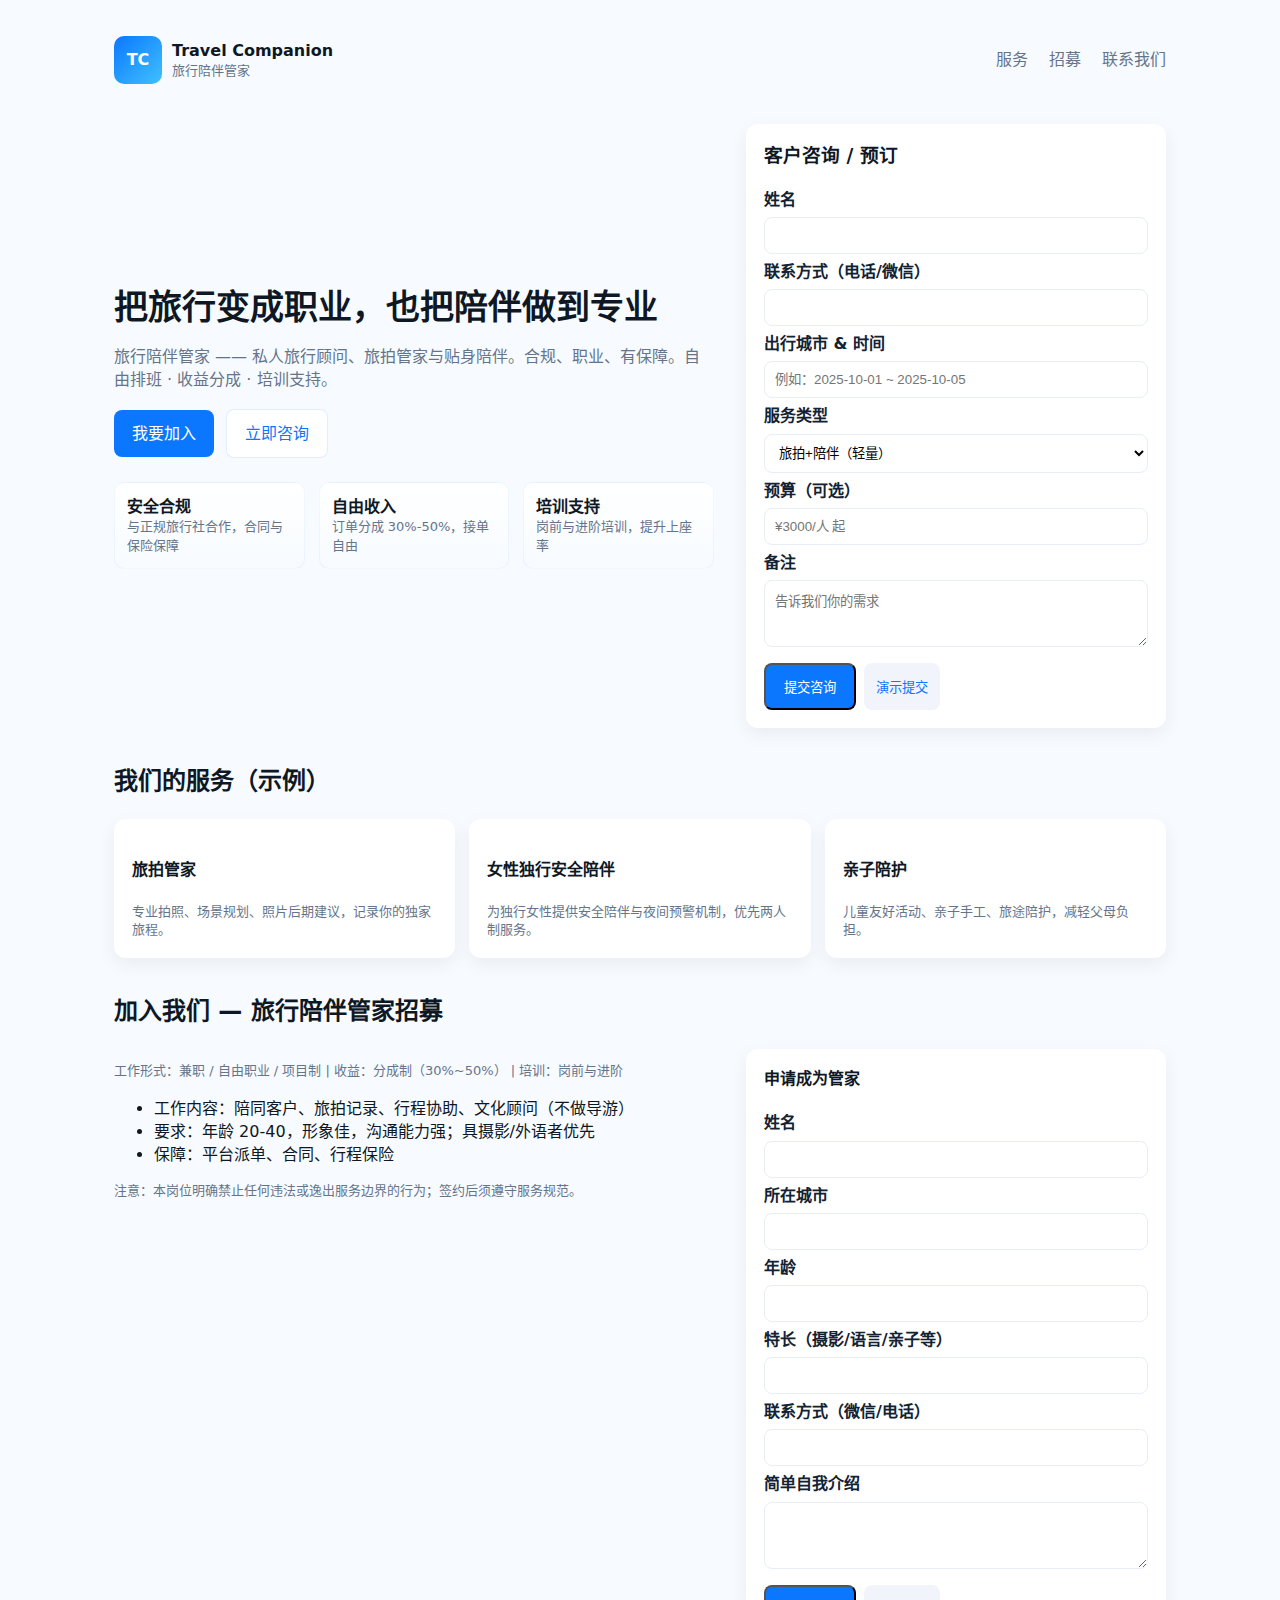
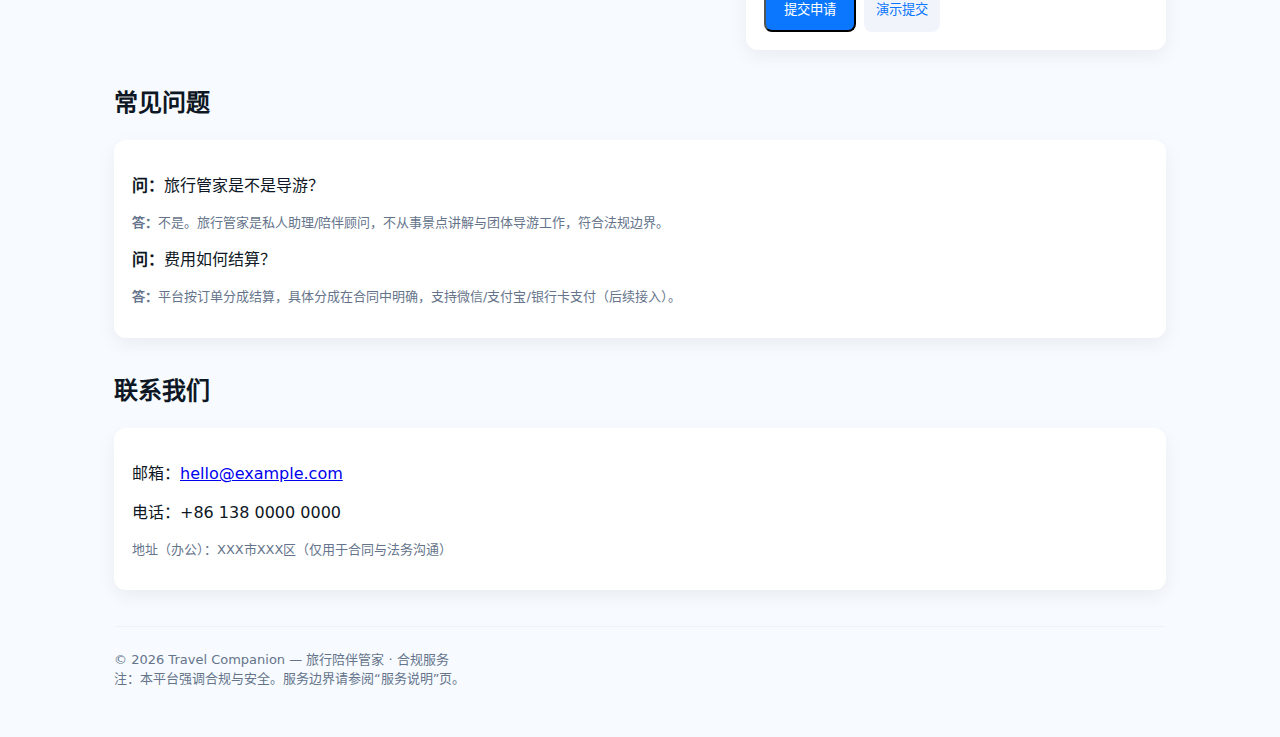
<file: index.html>
<!doctype html>
<html lang="zh-CN">
<head>
<meta charset="utf-8" />
<meta name="viewport" content="width=device-width,initial-scale=1" />
<title>Travel Companion — 旅行陪伴管家招募 & 预约</title>
<meta name="description" content="旅行陪伴管家 — 私人旅行顾问与陪伴服务。合规、专业、安全。加入我们或立即咨询预订。" />
<link rel="icon" href="data:;base64,iVBORw0KGgo=" />
<style>
  :root{--bg:#f7fbff;--accent:#0b77ff;--muted:#65748b;--card:#ffffff;--success:#0DBA7A;}
  *{box-sizing:border-box}body{font-family: system-ui,-apple-system, "PingFang SC","Hiragino Sans GB", "Microsoft YaHei", Arial; margin:0; background:var(--bg); color:#0e1724; line-height:1.45}
  .container{max-width:1100px;margin:0 auto;padding:24px;}
  header{display:flex;align-items:center;justify-content:space-between;padding:12px 0}
  .logo{display:flex;align-items:center;gap:10px}
  .logo .mark{width:48px;height:48px;background:linear-gradient(135deg,#0b77ff,#3fc1ff);border-radius:10px;color:#fff;display:flex;align-items:center;justify-content:center;font-weight:700}
  .nav a{margin-left:16px;color:var(--muted);text-decoration:none}
  .hero{display:grid;grid-template-columns:1fr 420px;gap:32px;align-items:center;margin-top:28px}
  .hero h1{font-size:34px;margin:0 0 12px}
  .hero p{color:var(--muted);margin:0 0 18px}
  .btn{background:var(--accent);color:#fff;padding:12px 18px;border-radius:8px;text-decoration:none;display:inline-block}
  .card{background:var(--card);padding:18px;border-radius:12px;box-shadow:0 6px 18px rgba(15,23,42,0.06)}
  .features{display:flex;gap:14px;margin-top:24px}
  .feature{flex:1;padding:12px;border-radius:10px;background:linear-gradient(180deg,#fff,#f7fbff);border:1px solid rgba(11,119,255,0.06)}
  .grid3{display:grid;grid-template-columns:repeat(3,1fr);gap:14px;margin-top:18px}
  .section{margin-top:36px}
  form label{display:block;font-weight:600;margin:6px 0 6px;color:#123}
  input,textarea,select{width:100%;padding:10px;border-radius:8px;border:1px solid #e6eef8;background:#fff;outline:none}
  .small{font-size:13px;color:var(--muted)}
  footer{margin-top:36px;padding:24px 0;color:var(--muted);font-size:13px;border-top:1px solid rgba(0,0,0,0.03)}
  @media(max-width:900px){.hero{grid-template-columns:1fr;}.grid3{grid-template-columns:1fr}}
  .success{background:var(--success);color:#fff;padding:10px;border-radius:8px;margin-top:12px;text-align:center}
</style>
</head>
<body>
<div class="container">
  <header>
    <div class="logo">
      <div class="mark">TC</div>
      <div><strong>Travel Companion</strong><div class="small">旅行陪伴管家</div></div>
    </div>
    <nav class="nav">
      <a href="#services">服务</a>
      <a href="#apply">招募</a>
      <a href="#contact">联系我们</a>
    </nav>
  </header>

  <main>
    <section class="hero">
      <div>
        <h1>把旅行变成职业，也把陪伴做到专业</h1>
        <p>旅行陪伴管家 —— 私人旅行顾问、旅拍管家与贴身陪伴。合规、职业、有保障。自由排班 · 收益分成 · 培训支持。</p>
        <div style="display:flex;gap:12px;align-items:center">
          <a class="btn" href="#apply">我要加入</a>
          <a class="btn" style="background:#fff;color:var(--accent);border:1px solid rgba(11,119,255,0.12" href="#book">立即咨询</a>
        </div>

        <div class="features">
          <div class="feature">
            <strong>安全合规</strong>
            <div class="small">与正规旅行社合作，合同与保险保障</div>
          </div>
          <div class="feature">
            <strong>自由收入</strong>
            <div class="small">订单分成 30%-50%，接单自由</div>
          </div>
          <div class="feature">
            <strong>培训支持</strong>
            <div class="small">岗前与进阶培训，提升上座率</div>
          </div>
        </div>
      </div>

      <div class="card" id="book">
        <h3 style="margin-top:0">客户咨询 / 预订</h3>
        <form id="bookForm" action="https://formspree.io/f/{your-id}" method="POST">
          <label>姓名</label><input name="name" required />
          <label>联系方式（电话/微信）</label><input name="contact" required />
          <label>出行城市 & 时间</label><input name="when" placeholder="例如：2025-10-01 ~ 2025-10-05" />
          <label>服务类型</label>
          <select name="service">
            <option>旅拍+陪伴（轻量）</option>
            <option>亲子陪护+代拍</option>
            <option>女性独行安全陪伴</option>
            <option>定制高端管家服务</option>
          </select>
          <label>预算（可选）</label><input name="budget" placeholder="¥3000/人 起" />
          <label>备注</label><textarea name="note" rows="3" placeholder="告诉我们你的需求"></textarea>
          <div style="display:flex;gap:8px;margin-top:10px">
            <button class="btn" type="submit">提交咨询</button>
            <button type="button" id="demoBtn" style="background:#f1f5fb;color:var(--accent);border-radius:8px;padding:10px 12px;border:none">演示提交</button>
          </div>
          <div id="bookMsg" style="display:none" class="success">提交成功！我们会在24小时内联系你。</div>
        </form>
      </div>
    </section>

    <section id="services" class="section">
      <h2>我们的服务（示例）</h2>
      <div class="grid3">
        <div class="card">
          <h4>旅拍管家</h4>
          <div class="small">专业拍照、场景规划、照片后期建议，记录你的独家旅程。</div>
        </div>
        <div class="card">
          <h4>女性独行安全陪伴</h4>
          <div class="small">为独行女性提供安全陪伴与夜间预警机制，优先两人制服务。</div>
        </div>
        <div class="card">
          <h4>亲子陪护</h4>
          <div class="small">儿童友好活动、亲子手工、旅途陪护，减轻父母负担。</div>
        </div>
      </div>
    </section>

    <section id="apply" class="section">
      <h2>加入我们 — 旅行陪伴管家招募</h2>
      <div style="display:grid;grid-template-columns:1fr 420px;gap:18px">
        <div>
          <p class="small">工作形式：兼职 / 自由职业 / 项目制 | 收益：分成制（30%~50%） | 培训：岗前与进阶</p>
          <ul>
            <li>工作内容：陪同客户、旅拍记录、行程协助、文化顾问（不做导游）</li>
            <li>要求：年龄 20-40，形象佳，沟通能力强；具摄影/外语者优先</li>
            <li>保障：平台派单、合同、行程保险</li>
          </ul>
          <p class="small">注意：本岗位明确禁止任何违法或逸出服务边界的行为；签约后须遵守服务规范。</p>
        </div>
        <div class="card">
          <h4 style="margin-top:0">申请成为管家</h4>
          <form id="applyForm" action="https://formspree.io/f/{your-id}" method="POST">
            <label>姓名</label><input name="name" required />
            <label>所在城市</label><input name="city" required />
            <label>年龄</label><input name="age" type="number" />
            <label>特长（摄影/语言/亲子等）</label><input name="skill" />
            <label>联系方式（微信/电话）</label><input name="contact" required />
            <label>简单自我介绍</label><textarea name="intro" rows="3"></textarea>
            <div style="display:flex;gap:8px;margin-top:10px">
              <button class="btn" type="submit">提交申请</button>
              <button type="button" id="applyDemo" style="background:#f1f5fb;color:var(--accent);border-radius:8px;padding:10px 12px;border:none">演示提交</button>
            </div>
            <div id="applyMsg" style="display:none" class="success">申请已提交！我们会在72小时内联系你。</div>
          </form>
        </div>
      </div>
    </section>

    <section id="faq" class="section">
      <h2>常见问题</h2>
      <div class="card">
        <p><strong>问：</strong>旅行管家是不是导游？</p>
        <p class="small"><strong>答：</strong>不是。旅行管家是私人助理/陪伴顾问，不从事景点讲解与团体导游工作，符合法规边界。</p>
        <p><strong>问：</strong>费用如何结算？</p>
        <p class="small"><strong>答：</strong>平台按订单分成结算，具体分成在合同中明确，支持微信/支付宝/银行卡支付（后续接入）。</p>
      </div>
    </section>

    <section id="contact" class="section">
      <h2>联系我们</h2>
      <div class="card">
        <p>邮箱：<a href="mailto:hello@example.com">hello@example.com</a></p>
        <p>电话：+86 138 0000 0000</p>
        <p class="small">地址（办公）：XXX市XXX区（仅用于合同与法务沟通）</p>
      </div>
    </section>

    <footer>
      <div>© <span id="year"></span> Travel Companion — 旅行陪伴管家 · 合规服务</div>
      <div class="small">注：本平台强调合规与安全。服务边界请参阅“服务说明”页。</div>
    </footer>
  </main>
</div>

<script>
document.getElementById('year').textContent = new Date().getFullYear();
// demo buttons for offline testing
document.getElementById('demoBtn').addEventListener('click', ()=> {
  document.getElementById('bookMsg').style.display='block';
  setTimeout(()=>document.getElementById('bookMsg').style.display='none',3000);
});
document.getElementById('applyDemo').addEventListener('click', ()=> {
  document.getElementById('applyMsg').style.display='block';
  setTimeout(()=>document.getElementById('applyMsg').style.display='none',3000);
});
// simple client validation could be added here
</script>
</body>
</html>
</file>
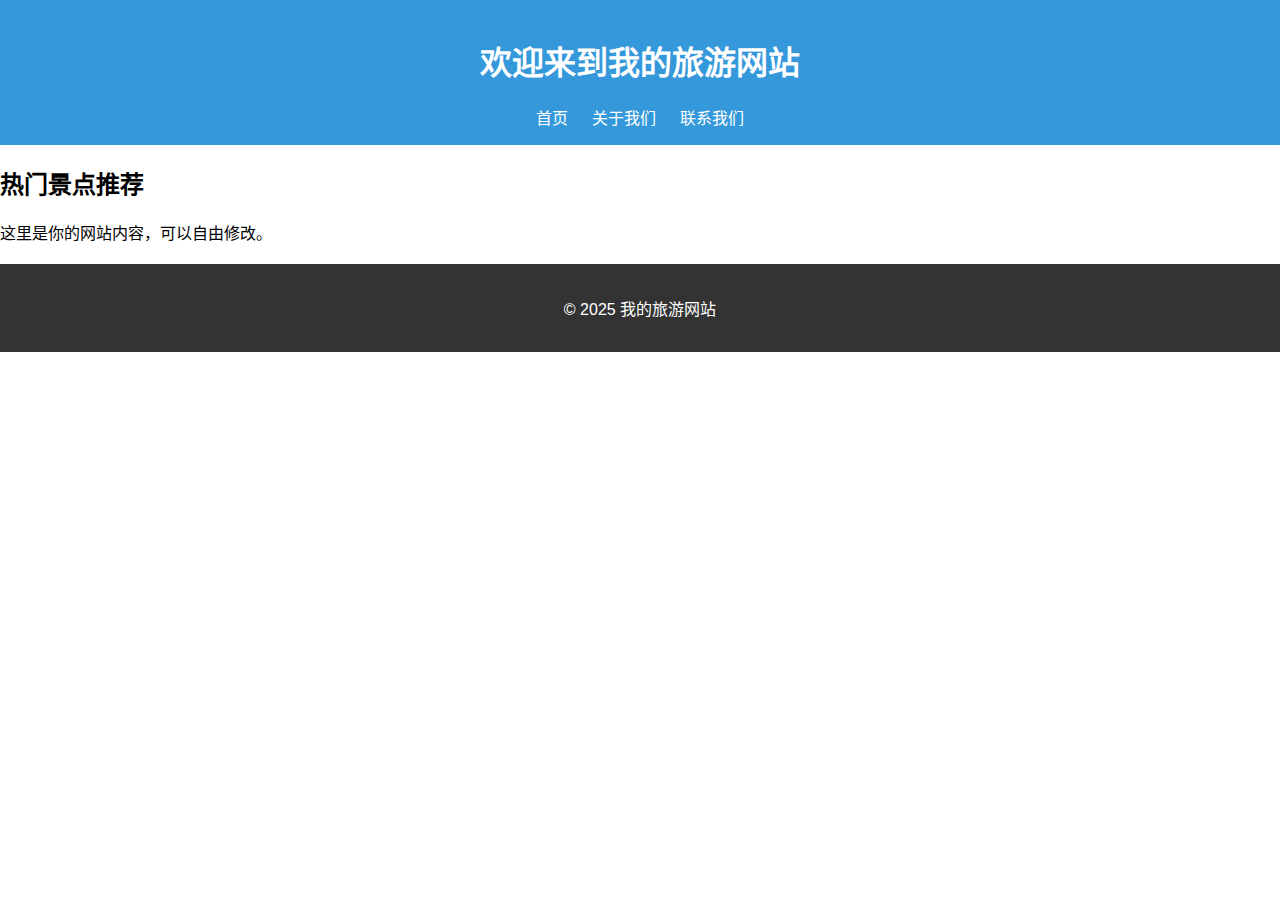
<file: travel-site/index.html>
<!DOCTYPE html>
<html lang="zh-CN">
<head>
    <meta charset="UTF-8">
    <title>旅游网站</title>
    <link rel="stylesheet" href="style.css">
</head>
<body>
    <header>
        <h1>欢迎来到我的旅游网站</h1>
        <nav>
            <a href="index.html">首页</a>
            <a href="about.html">关于我们</a>
            <a href="contact.html">联系我们</a>
        </nav>
    </header>
    <main>
        <h2>热门景点推荐</h2>
        <p>这里是你的网站内容，可以自由修改。</p>
    </main>
    <footer>
        <p>© 2025 我的旅游网站</p>
    </footer>
</body>
</html>
</file>
<file: travel-site/style.css>
body { font-family: Arial, sans-serif; margin: 0; padding: 0; }
header { background: #3498db; color: white; padding: 1em; text-align: center; }
nav a { margin: 0 10px; color: white; text-decoration: none; }
footer { background: #333; color: white; text-align: center; padding: 1em; margin-top: 20px; }
</file>
